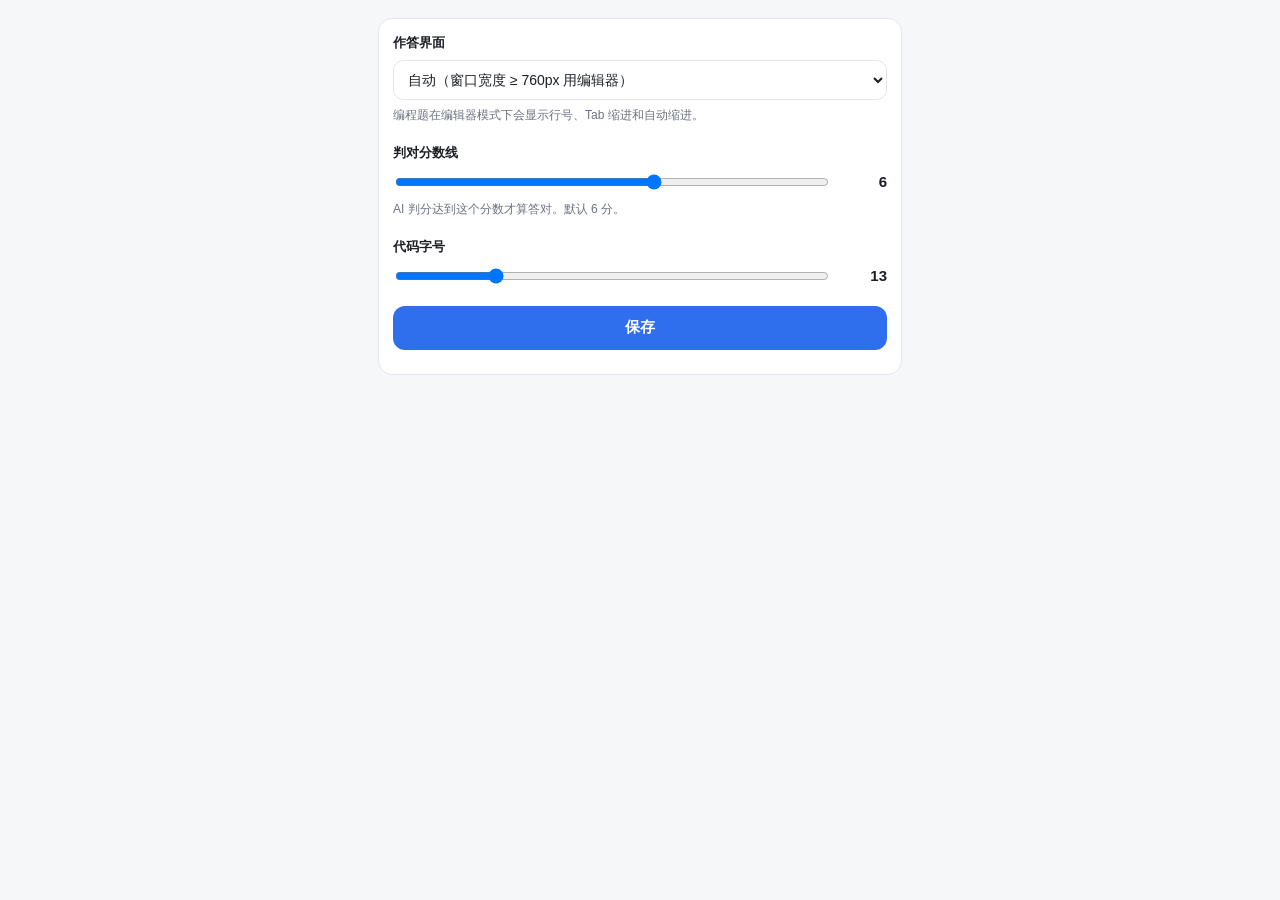
<file: plugins/cpp/config.html>
<!DOCTYPE html>
<html lang="zh-CN">
<head>
  <meta charset="utf-8">
  <meta name="viewport" content="width=device-width, initial-scale=1">
  <title>C/C++ 代码题 · 配置</title>
  <link rel="stylesheet" href="style.css">
  <style>
    body { padding-bottom: 24px; }
    .app { max-width: 560px; }
    .field { margin-bottom: 18px; }
    .field > label {
      display: block;
      font-size: 13px;
      font-weight: 600;
      margin-bottom: 6px;
    }
    .field .desc {
      font-size: 12px;
      color: var(--muted);
      margin-top: 6px;
    }
    select, input[type="range"] {
      width: 100%;
    }
    select {
      min-height: 40px;
      border-radius: 10px;
      border: 1px solid var(--line);
      background: var(--card);
      color: var(--fg);
      padding: 0 10px;
      font-size: 14px;
    }
    .row {
      display: flex;
      align-items: center;
      gap: 12px;
    }
    .value {
      min-width: 44px;
      text-align: right;
      font-variant-numeric: tabular-nums;
      font-weight: 600;
    }
    .save {
      width: 100%;
      min-height: 44px;
      border: 0;
      border-radius: 12px;
      background: var(--primary);
      color: #fff;
      font-size: 15px;
      font-weight: 600;
    }
    .status {
      margin-top: 10px;
      font-size: 13px;
      color: var(--ok);
    }
  </style>
</head>
<body>
  <div class="app">
    <div class="card">
      <div class="field">
        <label for="mode">作答界面</label>
        <select id="mode">
          <option value="auto">自动（窗口宽度 ≥ 760px 用编辑器）</option>
          <option value="mobile">始终手机模式（纯文本）</option>
          <option value="ide">始终编辑器模式（带行号）</option>
        </select>
        <div class="desc">编程题在编辑器模式下会显示行号、Tab 缩进和自动缩进。</div>
      </div>

      <div class="field">
        <label for="threshold">判对分数线</label>
        <div class="row">
          <input id="threshold" type="range" min="0" max="10" step="1" value="6">
          <span class="value" id="threshold-value">6</span>
        </div>
        <div class="desc">AI 判分达到这个分数才算答对。默认 6 分。</div>
      </div>

      <div class="field">
        <label for="fontSize">代码字号</label>
        <div class="row">
          <input id="fontSize" type="range" min="11" max="20" step="1" value="13">
          <span class="value" id="fontSize-value">13</span>
        </div>
      </div>

      <button class="save" id="save">保存</button>
      <div class="status" id="status"></div>
    </div>
  </div>
  <script src="config.js"></script>
</body>
</html>
</file>
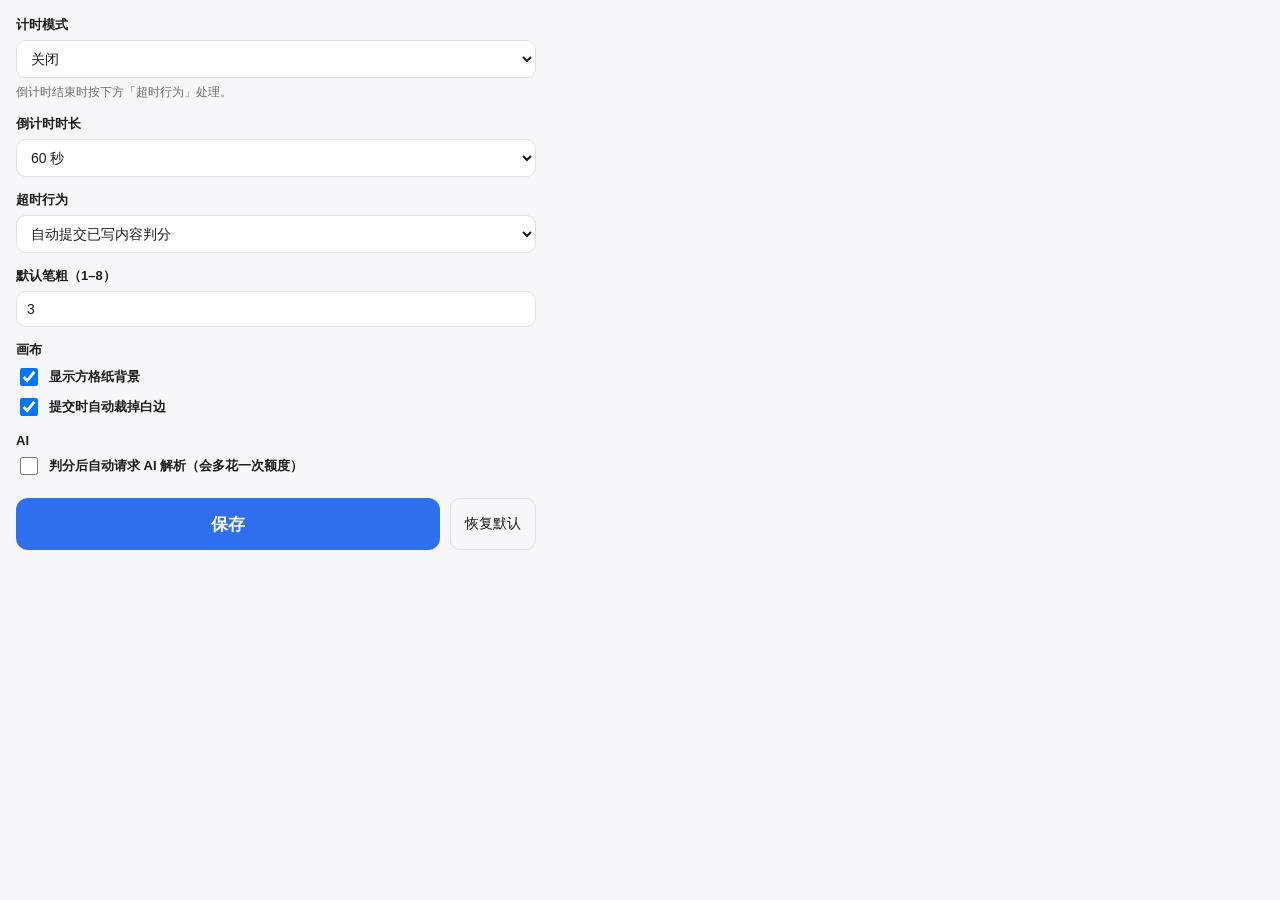
<file: plugins/formula-recite/config.html>
<!DOCTYPE html>
<html lang="zh-CN">
<head>
  <meta charset="utf-8">
  <meta name="viewport" content="width=device-width, initial-scale=1, maximum-scale=1, viewport-fit=cover">
  <title>公式默写 配置</title>
  <link rel="stylesheet" href="style.css">
  <style>
    body { padding: 16px; }
    .form { display: flex; flex-direction: column; gap: 14px; max-width: 520px; }
    .field { display: flex; flex-direction: column; gap: 6px; }
    .field label { font-size: 13px; font-weight: 600; }
    .field .desc { font-size: 12px; color: var(--muted); }
    select, input[type="number"] {
      font-size: 14px; padding: 9px 10px; border-radius: 10px;
      border: 1px solid var(--line); background: var(--surface); color: var(--text);
    }
    .switch { display: flex; align-items: center; gap: 8px; font-size: 13px; }
    .switch input { width: 18px; height: 18px; }
    .row { display: flex; gap: 10px; margin-top: 6px; }
    .row .primary { flex: 1; }
    .footer { font-size: 12px; color: var(--muted); margin-top: 6px; }
  </style>
</head>
<body>
  <div class="form">
    <div class="field">
      <label for="timerMode">计时模式</label>
      <select id="timerMode">
        <option value="off">关闭</option>
        <option value="countdown">每题倒计时</option>
        <option value="stopwatch">正计时（只记录用时）</option>
      </select>
      <span class="desc">倒计时结束时按下方「超时行为」处理。</span>
    </div>

    <div class="field">
      <label for="timeLimit">倒计时时长</label>
      <select id="timeLimit">
        <option value="30">30 秒</option>
        <option value="45">45 秒</option>
        <option value="60">60 秒</option>
        <option value="90">90 秒</option>
        <option value="120">120 秒</option>
      </select>
    </div>

    <div class="field">
      <label for="timeoutAction">超时行为</label>
      <select id="timeoutAction">
        <option value="autoSubmit">自动提交已写内容判分</option>
        <option value="markWrong">直接判为作答错</option>
        <option value="notify">只提醒，继续作答</option>
      </select>
    </div>

    <div class="field">
      <label for="penWidth">默认笔粗（1–8）</label>
      <input id="penWidth" type="number" min="1" max="8" step="1" value="3">
    </div>

    <div class="field">
      <label>画布</label>
      <label class="switch"><input id="showGrid" type="checkbox"> 显示方格纸背景</label>
      <label class="switch"><input id="autoCrop" type="checkbox"> 提交时自动裁掉白边</label>
    </div>

    <div class="field">
      <label>AI</label>
      <label class="switch"><input id="aiExplainAuto" type="checkbox"> 判分后自动请求 AI 解析（会多花一次额度）</label>
    </div>

    <div class="row">
      <button id="save" class="primary" type="button">保存</button>
      <button id="reset" class="ghost" type="button">恢复默认</button>
    </div>
    <div class="footer" id="plugin-version"></div>
  </div>
  <script src="bridge.js"></script>
  <script src="config.js"></script>
</body>
</html>
</file>
<file: plugins/cpp/style.css>
:root {
  --bg: #f6f7f9;
  --card: #ffffff;
  --fg: #1b1f24;
  --muted: #6b7280;
  --line: #e3e6ea;
  --primary: #2f6fed;
  --primary-soft: #e8f0ff;
  --ok: #1f9d55;
  --ok-soft: #e7f7ee;
  --bad: #d93b3b;
  --bad-soft: #fdecec;
  --code-bg: #f2f4f7;
  --code-fg: #1b1f24;
  --radius: 14px;
  --mono: ui-monospace, "Cascadia Code", "JetBrains Mono", Consolas,
    "SFMono-Regular", Menlo, monospace;
}

* {
  box-sizing: border-box;
  -webkit-tap-highlight-color: transparent;
}

html,
body {
  margin: 0;
  padding: 0;
  background: var(--bg);
  color: var(--fg);
  font-family: -apple-system, BlinkMacSystemFont, "Segoe UI", "PingFang SC",
    "Microsoft YaHei", sans-serif;
  font-size: 15px;
  line-height: 1.6;
  -webkit-text-size-adjust: 100%;
}

body {
  padding-bottom: 96px;
  overflow-x: hidden;
}

.app {
  max-width: 900px;
  margin: 0 auto;
  padding: 12px;
}

.loading {
  padding: 48px 0;
  text-align: center;
  color: var(--muted);
}

/* ---------- 顶部进度 ---------- */

.topbar {
  display: flex;
  align-items: center;
  justify-content: space-between;
  gap: 8px;
  margin: 4px 2px 8px;
}

.badge {
  display: inline-flex;
  align-items: center;
  gap: 6px;
  padding: 3px 10px;
  border-radius: 999px;
  background: var(--primary-soft);
  color: var(--primary);
  font-size: 12px;
  font-weight: 600;
}

.pos {
  color: var(--muted);
  font-size: 12px;
  font-variant-numeric: tabular-nums;
}

.progress {
  height: 4px;
  border-radius: 999px;
  background: var(--line);
  overflow: hidden;
  margin-bottom: 12px;
}

.progress > i {
  display: block;
  height: 100%;
  background: var(--primary);
  border-radius: 999px;
  transition: width 0.25s ease;
}

/* ---------- 卡片 ---------- */

.card {
  background: var(--card);
  border: 1px solid var(--line);
  border-radius: var(--radius);
  padding: 14px;
  margin-bottom: 12px;
}

.q-text {
  white-space: pre-wrap;
  word-break: break-word;
}

.q-text code {
  font-family: var(--mono);
  font-size: var(--code-size, 13px);
  background: var(--code-bg);
  padding: 1px 4px;
  border-radius: 4px;
}

.meta-row {
  display: flex;
  flex-wrap: wrap;
  gap: 8px;
  margin-top: 10px;
  font-size: 12px;
  color: var(--muted);
}

.chip {
  padding: 2px 8px;
  border-radius: 999px;
  background: var(--bg);
  border: 1px solid var(--line);
}

.hint {
  margin-top: 10px;
  padding: 8px 10px;
  border-left: 3px solid var(--primary);
  background: var(--primary-soft);
  border-radius: 6px;
  font-size: 13px;
  color: var(--fg);
}

/* ---------- 代码块 ---------- */

.code-card {
  padding: 0;
  overflow: hidden;
}

.code-head {
  display: flex;
  align-items: center;
  justify-content: space-between;
  gap: 10px;
  padding: 8px 12px;
  background: var(--code-bg);
  border-bottom: 1px solid var(--line);
  font-size: 12px;
  color: var(--muted);
}

.code-head > span {
  min-width: 0;
  overflow: hidden;
  text-overflow: ellipsis;
  white-space: nowrap;
}

.code-lang {
  flex: 0 0 auto;
  font-weight: 600;
  letter-spacing: 0.04em;
  text-transform: uppercase;
}

.code-body {
  margin: 0;
  padding: 10px 0;
  background: var(--code-bg);
  color: var(--code-fg);
  font-family: var(--mono);
  font-size: var(--code-size, 13px);
  line-height: 1.55;
  overflow-x: auto;
}

.code-line {
  display: flex;
  min-width: max-content;
  padding-right: 12px;
}

.code-no {
  flex: 0 0 auto;
  width: 40px;
  padding-right: 10px;
  text-align: right;
  color: var(--muted);
  opacity: 0.6;
  user-select: none;
  font-variant-numeric: tabular-nums;
}

.code-src {
  flex: 1 1 auto;
  white-space: pre;
}

.tok-kw { color: #0b63c4; font-weight: 600; }
.tok-str { color: #b5197a; }
.tok-com { color: #6e7781; font-style: italic; }
.tok-num { color: #9a4b00; }
.tok-pre { color: #7a3ea8; }

/* 代码填空 */

.blank-wrap {
  display: inline-flex;
  align-items: center;
}

.blank-input {
  font-family: var(--mono);
  font-size: var(--code-size, 13px);
  color: var(--fg);
  background: var(--card);
  border: 1px solid var(--primary);
  border-radius: 6px;
  padding: 1px 6px;
  min-width: 90px;
  width: 110px;
  outline: none;
}

.blank-input:focus {
  box-shadow: 0 0 0 3px var(--primary-soft);
}

.blank-input:disabled {
  border-color: var(--line);
  color: var(--muted);
}

/* ---------- 作答区 ---------- */

.answer-title {
  font-size: 12px;
  font-weight: 600;
  color: var(--muted);
  margin-bottom: 8px;
  letter-spacing: 0.04em;
}

.options {
  display: flex;
  flex-direction: column;
  gap: 8px;
}

.option {
  display: flex;
  align-items: flex-start;
  gap: 10px;
  padding: 10px 12px;
  border: 1px solid var(--line);
  border-radius: 10px;
  background: var(--card);
  cursor: pointer;
  transition: border-color 0.15s ease, background 0.15s ease;
}

.option:hover {
  border-color: var(--primary);
}

.option.sel {
  border-color: var(--primary);
  background: var(--primary-soft);
}

.option.ok {
  border-color: var(--ok);
  background: var(--ok-soft);
}

.option.bad {
  border-color: var(--bad);
  background: var(--bad-soft);
}

.option-key {
  flex: 0 0 auto;
  width: 22px;
  height: 22px;
  border-radius: 50%;
  display: inline-flex;
  align-items: center;
  justify-content: center;
  font-size: 12px;
  font-weight: 700;
  border: 1px solid var(--line);
  color: var(--muted);
}

.option.sel .option-key {
  border-color: var(--primary);
  color: var(--primary);
}

.option.ok .option-key {
  border-color: var(--ok);
  color: var(--ok);
}

.option.bad .option-key {
  border-color: var(--bad);
  color: var(--bad);
}

.option-text {
  flex: 1 1 auto;
  white-space: pre-wrap;
  word-break: break-word;
  font-size: 14px;
}

/* 文本框 */

.text-area {
  width: 100%;
  min-height: 160px;
  resize: vertical;
  padding: 10px 12px;
  border: 1px solid var(--line);
  border-radius: 10px;
  background: var(--card);
  color: var(--fg);
  font-family: var(--mono);
  font-size: var(--code-size, 13px);
  line-height: 1.55;
  outline: none;
}

.text-area:focus {
  border-color: var(--primary);
  box-shadow: 0 0 0 3px var(--primary-soft);
}

.text-area:disabled {
  color: var(--muted);
  background: var(--bg);
}

/* 编辑器（宽屏） */

.editor {
  display: flex;
  border: 1px solid var(--line);
  border-radius: 10px;
  overflow: hidden;
  background: var(--code-bg);
}

.editor-gutter {
  flex: 0 0 auto;
  min-width: 44px;
  padding: 10px 8px 10px 0;
  text-align: right;
  white-space: pre;
  color: var(--muted);
  opacity: 0.6;
  font-family: var(--mono);
  font-size: var(--code-size, 13px);
  line-height: 1.55;
  user-select: none;
  background: var(--code-bg);
  border-right: 1px solid var(--line);
  overflow: hidden;
}

.editor-area {
  flex: 1 1 auto;
  border: 0;
  padding: 10px 12px;
  background: var(--code-bg);
  color: var(--fg);
  font-family: var(--mono);
  font-size: var(--code-size, 13px);
  line-height: 1.55;
  resize: none;
  outline: none;
  tab-size: 4;
  white-space: pre;
  overflow: auto;
  min-height: 220px;
}

.editor-note {
  margin-top: 8px;
  font-size: 12px;
  color: var(--muted);
}

/* ---------- 结果 ---------- */

.result {
  border-radius: var(--radius);
  padding: 12px 14px;
  margin-bottom: 12px;
  border: 1px solid var(--line);
  background: var(--card);
}

.result.ok {
  border-color: var(--ok);
  background: var(--ok-soft);
}

.result.bad {
  border-color: var(--bad);
  background: var(--bad-soft);
}

.result-title {
  font-weight: 700;
  margin-bottom: 4px;
}

.result.ok .result-title { color: var(--ok); }
.result.bad .result-title { color: var(--bad); }

.result-reason {
  font-size: 13px;
  white-space: pre-wrap;
  word-break: break-word;
}

.issues {
  margin: 8px 0 0;
  padding-left: 18px;
  font-size: 13px;
}

.ai-box {
  margin-top: 10px;
  padding-top: 10px;
  border-top: 1px dashed var(--line);
  font-size: 13px;
  color: var(--muted);
  white-space: pre-wrap;
  word-break: break-word;
}

/* ---------- 底部动作 ---------- */

.actions {
  position: fixed;
  left: 0;
  right: 0;
  bottom: 0;
  display: flex;
  gap: 10px;
  padding: 10px 12px calc(10px + env(safe-area-inset-bottom));
  background: color-mix(in srgb, var(--bg) 92%, transparent);
  backdrop-filter: blur(8px);
  border-top: 1px solid var(--line);
}

.btn {
  flex: 1 1 auto;
  min-height: 44px;
  border-radius: 12px;
  border: 1px solid var(--line);
  background: var(--card);
  color: var(--fg);
  font-size: 15px;
  font-weight: 600;
  cursor: pointer;
  padding: 0 12px;
}

.btn:disabled {
  opacity: 0.45;
  cursor: not-allowed;
}

.btn.primary {
  background: var(--primary);
  border-color: var(--primary);
  color: #fff;
}

.btn.ghost {
  flex: 0 0 auto;
  min-width: 76px;
  color: var(--muted);
  font-weight: 500;
}

.btn.small {
  min-height: 34px;
  font-size: 13px;
  flex: 0 0 auto;
  padding: 0 14px;
}

/* ---------- 参考代码 ---------- */

.ref-toggle {
  margin-top: 10px;
}

.ref-code {
  margin-top: 10px;
  border: 1px solid var(--line);
  border-radius: 10px;
  overflow: auto;
  background: var(--code-bg);
}

.spinner {
  display: inline-block;
  width: 14px;
  height: 14px;
  border: 2px solid var(--primary-soft);
  border-top-color: var(--primary);
  border-radius: 50%;
  animation: spin 0.8s linear infinite;
  vertical-align: -2px;
  margin-right: 6px;
}

@keyframes spin {
  to { transform: rotate(360deg); }
}

@media (min-width: 760px) {
  .app { padding: 18px; }
  .actions { justify-content: center; }
  .btn { flex: 0 1 220px; }
  .btn.ghost { flex: 0 0 auto; }
}
</file>
<file: plugins/formula-recite/style.css>
:root {
  --bg: #f7f7f9;
  --surface: #ffffff;
  --text: #1c1b1f;
  --muted: #6b6b74;
  --line: #e0e0e6;
  --primary: #2f6fed;
  --primary-soft: #e5edff;
  --ok: #1e8e3e;
  --ok-soft: #e6f4ea;
  --bad: #c5221f;
  --bad-soft: #fce8e6;
  --pad: clamp(10px, 1.6vh, 18px);
  --gap: clamp(8px, 1.2vh, 14px);
  --touch: 44px;
}

* { box-sizing: border-box; }

html, body {
  margin: 0;
  padding: 0;
  height: 100%;
  background: var(--bg);
  color: var(--text);
  font-family: -apple-system, BlinkMacSystemFont, "Segoe UI", "PingFang SC", "Microsoft YaHei", sans-serif;
  -webkit-text-size-adjust: 100%;
  overscroll-behavior: none;
}

body { overscroll-behavior: none; overflow-x: hidden; }

/* 整页铺满：题干在上，画布吃掉剩余高度，工具栏和主按钮固定在下方。 */
.app {
  display: flex;
  flex-direction: column;
  gap: var(--gap);
  color: var(--text);
  padding: var(--pad) var(--pad) calc(var(--pad) + env(safe-area-inset-bottom));
  padding-left: calc(var(--pad) + env(safe-area-inset-left));
  padding-right: calc(var(--pad) + env(safe-area-inset-right));
  height: 100%;
  overflow-y: auto;
  overflow-x: hidden;
  overscroll-behavior: contain;
}

.loading { color: var(--muted); text-align: center; padding: 40px 0; }

/* ---------- 顶部 ---------- */
.topbar {
  display: flex;
  flex-wrap: wrap;
  align-items: center;
  gap: 8px;
  flex: 0 0 auto;
}

.chip {
  font-size: 12px;
  line-height: 22px;
  padding: 1px 10px;
  border-radius: 999px;
  background: var(--surface);
  border: 1px solid var(--line);
  color: var(--muted);
  white-space: nowrap;
}

.chip-badge {
  background: var(--primary-soft);
  border-color: transparent;
  color: var(--primary);
  font-weight: 600;
}

.chip-stats { margin-left: auto; }

.title {
  margin: 0;
  font-size: clamp(18px, 2.4vw + 6px, 26px);
  line-height: 1.5;
  font-weight: 700;
  word-break: break-word;
  flex: 0 0 auto;
}

/* 题目/提示独立滚动：长题干、长公式不会被裁掉。 */
.question-pane {
  min-width: 0;
}

/* 竖屏时左栏内容直接参与整页 flex 布局，横屏时整体成为左侧滚动容器。 */
.left-pane { display: contents; }
.topbar { order: 0; }
.question-pane { order: 1; }
.board-wrap { order: 2; }
.toolbar { order: 3; }
.actions { order: 4; }
.result-host { order: 5; }

/* ---------- 提示 ---------- */
.hint-row { display: flex; flex-direction: column; gap: 6px; flex: 0 0 auto; }

.hint-toggle {
  align-self: flex-start;
  border: 1px dashed var(--line);
  background: transparent;
  color: var(--muted);
  font-size: 13px;
  min-height: 36px;
  padding: 4px 14px;
  border-radius: 999px;
  cursor: pointer;
}

.hint-text {
  font-size: 14px;
  line-height: 1.6;
  color: var(--muted);
  background: var(--surface);
  border: 1px solid var(--line);
  border-radius: 10px;
  padding: 8px 12px;
}

/* ---------- 画布 ---------- */
.board-wrap {
  position: relative;
  flex: 1 1 auto;
  min-height: clamp(170px, 34vh, 560px);
  border: 1px solid var(--line);
  border-radius: 14px;
  background: #ffffff;
  overflow: scroll;
  overscroll-behavior: contain;
  scrollbar-width: auto;
  scrollbar-color: var(--line) transparent;
}

/* 让下方/右侧滚动条一直有可见的拖动条，画布可以写到视口外。 */
.board-wrap::-webkit-scrollbar { width: 17px; height: 17px; }
.board-wrap::-webkit-scrollbar-track { background: transparent; }
.board-wrap::-webkit-scrollbar-thumb {
  background: #c7c7cf;
  border-radius: 999px;
  border: 2px solid #ffffff;
}
.board-wrap::-webkit-scrollbar-corner { background: transparent; }

canvas.board {
  display: block;
  /* 画布是视口的 2 倍，滚动条负责平移；坐标仍按 canvas 实际矩形计算。 */
  width: 200%;
  height: 200%;
  min-height: 0;
  border-radius: 0;
  border: 0;
  /* 画布就是"纸"：永远白底，不跟系统主题走，否则暗色主题下深色笔迹会消失 */
  background-color: #ffffff;
  touch-action: none;
  -webkit-user-select: none;
  user-select: none;
  -webkit-touch-callout: none;
  -webkit-tap-highlight-color: transparent;
  cursor: crosshair;
}

canvas.board.is-eraser { cursor: cell; }

canvas.board.has-grid {
  background-image:
    linear-gradient(to right, rgba(0, 0, 0, 0.06) 1px, transparent 1px),
    linear-gradient(to bottom, rgba(0, 0, 0, 0.06) 1px, transparent 1px);
  background-size: 26px 26px;
  background-position: center center;
}

/* ---------- 工具栏 ---------- */
.toolbar {
  display: flex;
  flex-wrap: wrap;
  gap: 6px;
  flex: 0 0 auto;
}

.tool-group {
  display: flex;
  gap: 6px;
  flex: 1 1 auto;
  min-width: 0;
}

.tool {
  flex: 1 1 0;
  min-width: 54px;
  min-height: var(--touch);
  border: 1px solid var(--line);
  background: var(--surface);
  color: var(--text);
  font-size: 15px;
  padding: 6px 8px;
  border-radius: 10px;
  cursor: pointer;
  -webkit-tap-highlight-color: transparent;
}

.tool-mode { font-weight: 600; }

.tool.active {
  border-color: var(--primary);
  color: var(--primary);
  background: var(--primary-soft);
}

/* ---------- 主按钮 ---------- */
.actions { display: flex; gap: 10px; flex: 0 0 auto; }

.primary {
  flex: 1;
  border: none;
  border-radius: 12px;
  background: var(--primary);
  color: #fff;
  font-size: 17px;
  font-weight: 600;
  min-height: 52px;
  padding: 12px 16px;
  cursor: pointer;
  -webkit-tap-highlight-color: transparent;
}

.primary[disabled] {
  opacity: 0.45;
  cursor: default;
}

/* ---------- 结果卡片 ---------- */
.result-host {
  flex: 0 1 auto;
  overflow: visible;
}

.result {
  border: 0;
  background: transparent;
  border-radius: 0;
  padding: 0;
  display: flex;
  flex-direction: column;
  gap: 10px;
}

/* 判分区单独一块，对错只影响这一块的背景。 */
.result-verdict {
  border: 1px solid var(--line);
  background: var(--surface);
  border-radius: 14px;
  padding: 14px;
  display: flex;
  flex-direction: column;
  gap: 10px;
}

.result-verdict.is-correct { border-color: var(--ok); background: var(--ok-soft); }
.result-verdict.is-wrong { border-color: var(--bad); background: var(--bad-soft); }

.result.is-grading {
  border: 1px solid var(--line);
  background: var(--surface);
  border-radius: 14px;
  padding: 14px;
}

/* 解析区始终白底，不跟判分区的红/绿背景走。 */
.result-detail {
  border: 1px solid var(--line);
  background: var(--surface);
  border-radius: 14px;
  padding: 14px;
  display: flex;
  flex-direction: column;
  gap: 8px;
}

.result-detail .explain {
  border-top: 0;
  padding-top: 0;
}

.result-head {
  display: flex;
  align-items: center;
  gap: 8px;
  font-size: 15px;
  font-weight: 600;
}

.result-score {
  margin-left: auto;
  font-size: 13px;
  font-weight: 500;
  color: var(--muted);
}

.result-row { font-size: 14px; line-height: 1.7; }

.result-label {
  display: block;
  font-size: 12px;
  color: var(--muted);
  margin-bottom: 2px;
}

.result-row b { font-weight: 600; }

.result-recognized .recognized-value {
  font-size: 15px;
  line-height: 1.7;
  overflow-x: auto;
  overflow-y: hidden;
  padding: 2px 0;
}

.answer-line { font-size: 16px; }

.answer-alt { font-size: 13px; color: var(--muted); margin-top: 4px; }

.verdict-buttons { display: flex; gap: 10px; }

.verdict {
  flex: 1;
  border-radius: 12px;
  border: 1px solid var(--line);
  background: var(--surface);
  min-height: var(--touch);
  padding: 10px;
  font-size: 15px;
  font-weight: 600;
  cursor: pointer;
  -webkit-tap-highlight-color: transparent;
}

.verdict.suggest-correct { border-color: var(--ok); color: var(--ok); }
.verdict.suggest-wrong { border-color: var(--bad); color: var(--bad); }
.verdict[disabled] { opacity: 0.5; cursor: default; }

.result-actions { display: flex; flex-wrap: wrap; gap: 8px; }

.ghost {
  border: 1px solid var(--line);
  background: transparent;
  color: var(--text);
  font-size: 14px;
  min-height: 40px;
  padding: 8px 14px;
  border-radius: 10px;
  cursor: pointer;
}

.explain {
  font-size: 14px;
  line-height: 1.8;
  color: var(--text);
  border-top: 1px dashed var(--line);
  padding-top: 10px;
  white-space: pre-wrap;
  word-break: break-word;
}

/* AI 解析是 Markdown + LaTeX，用块级排版而不是 pre-wrap 纯文本。 */
.explain.ai-rich { white-space: normal; }
.ai-rich p { margin: 0 0 8px; }
.ai-rich p:last-child { margin-bottom: 0; }
.ai-rich h1, .ai-rich h2, .ai-rich h3,
.ai-rich h4, .ai-rich h5, .ai-rich h6 {
  margin: 12px 0 6px;
  line-height: 1.45;
  font-size: 15px;
}
.ai-rich h1, .ai-rich h2 { font-size: 17px; }
.ai-rich ul, .ai-rich ol {
  margin: 4px 0 8px;
  padding-left: 22px;
}
.ai-rich li { margin: 2px 0; }
.ai-rich blockquote {
  margin: 6px 0 8px;
  padding-left: 10px;
  border-left: 3px solid var(--line);
  color: var(--muted);
}
.ai-rich hr {
  border: 0;
  border-top: 1px solid var(--line);
  margin: 10px 0;
}
.ai-rich code {
  font-family: "SFMono-Regular", Consolas, "Liberation Mono", monospace;
  font-size: 0.92em;
  background: var(--bg);
  border-radius: 4px;
  padding: 1px 4px;
}
.ai-rich pre {
  margin: 6px 0 10px;
  padding: 10px;
  overflow-x: auto;
  background: var(--bg);
  border-radius: 8px;
}
.ai-rich pre code { padding: 0; background: transparent; }

.note {
  font-size: 13px;
  color: var(--muted);
  line-height: 1.6;
}

.error-box {
  font-size: 13px;
  color: var(--bad);
  background: var(--bad-soft);
  border-radius: 10px;
  padding: 8px 10px;
  word-break: break-word;
}

/* ---------- 轻量公式排版 ---------- */
.tex, .tex-inline, .tex-display {
  font-family: "Cambria Math", "STIX Two Math", "Latin Modern Math", "Times New Roman", serif;
}

.tex { line-height: 1.9; word-break: break-word; }

.tex-inline { display: inline; white-space: normal; padding: 0 1px; }

.tex-display {
  display: block;
  text-align: center;
  margin: 6px 0;
  max-width: 100%;
  overflow-x: auto;
  overflow-y: hidden;
}

.frac {
  display: inline-flex;
  flex-direction: column;
  vertical-align: middle;
  text-align: center;
  margin: 0 3px;
  font-size: 0.95em;
}

.frac .num { border-bottom: 1px solid currentColor; padding: 0 4px; }
.frac .den { padding: 0 4px; }

.sqrt { display: inline-flex; align-items: flex-start; }
.sqrt .radic { margin-right: 1px; }
.sqrt .inner { border-top: 1px solid currentColor; padding: 0 3px; }

.accent { position: relative; display: inline-block; }
.accent-mark { position: absolute; top: -0.85em; left: 0; font-size: 0.75em; }

.tex-text { font-family: inherit; }
.tex-mathbf { font-weight: 700; }
.tex-overline { border-top: 1px solid currentColor; padding-top: 1px; }
.tex-underline { border-bottom: 1px solid currentColor; padding-bottom: 1px; }
.tex-boxed {
  display: inline-block;
  border: 1px solid currentColor;
  border-radius: 3px;
  padding: 1px 4px;
}

sup, sub { font-size: 0.72em; }

/* ---------- 计时 ---------- */
.timer {
  display: inline-flex;
  align-items: center;
  gap: 6px;
  font-size: 13px;
  color: var(--muted);
  font-variant-numeric: tabular-nums;
}

.timer.warn { color: var(--bad); font-weight: 600; }
/* 浏览器默认样式会让 inline-flex 覆盖 hidden，这里强制生效 */
[hidden] { display: none !important; }

canvas.board.is-locked { pointer-events: none; opacity: 0.85; }

/* 出结果后画布让位给结果卡片，避免用户还要往下滚 */
.app.has-result .board-wrap {
  flex: 0 0 auto;
  height: clamp(96px, 18vh, 170px);
  min-height: 96px;
}

.app.has-result .title { font-size: clamp(16px, 1.6vw + 5px, 22px); }

.timer.paused { color: var(--bad); }

details.raw-ai { font-size: 12px; color: var(--muted); }
details.raw-ai summary { cursor: pointer; }
details.raw-ai pre {
  white-space: pre-wrap;
  word-break: break-word;
  background: var(--bg);
  border-radius: 8px;
  padding: 8px;
  margin: 6px 0 0;
}

/* ---------- 横屏：整块左栏一起滚动，右侧手写板固定 ---------- */
@media (orientation: landscape) {
  html, body { height: 100%; overflow: hidden; }

  .app {
    display: grid;
    grid-template-columns: minmax(0, 0.9fr) minmax(0, 1.1fr);
    grid-template-rows: minmax(0, 1fr);
    grid-template-areas: "left board";
    height: 100%;
    overflow: hidden;
    padding: 10px 14px;
    gap: 14px;
  }

  .left-pane {
    grid-area: left;
    display: flex;
    flex-direction: column;
    gap: 8px;
    min-height: 0;
    overflow-y: auto;
    overflow-x: auto;
    overscroll-behavior: contain;
    padding-right: 2px;
  }

  .topbar, .question-pane, .toolbar, .actions, .result-host {
    flex: 0 0 auto;
  }
  .title { font-size: clamp(16px, 1.5vw + 6px, 23px); }
  .board-wrap { grid-area: board; height: 100%; min-height: 0; }
  .result-host { overflow: visible; }
  .toolbar { align-content: start; }

  .app.has-result .board-wrap {
    flex: none;
    height: 100%;
    min-height: 0;
  }
}

/* ---------- 横屏矮屏 / 平板 ---------- */
@media (max-height: 520px) {
  .chip { font-size: 11px; }
  .title { font-size: clamp(16px, 2.2vw + 4px, 20px); }
  .board-wrap { min-height: 140px; }
  .primary { min-height: 46px; font-size: 16px; }
  .tool { min-height: 40px; font-size: 14px; }
}
/* ---------- 笔 / 橡皮 / 粗细滑块 ---------- */
.tool-pen { align-items: center; }

.tool-mode.is-eraser {
  border-color: var(--bad);
  color: var(--bad);
  background: var(--bad-soft);
}

.width-range {
  width: 92px;
  accent-color: var(--primary);
}

.width-value {
  font-size: 12px;
  color: var(--muted);
  min-width: 34px;
  text-align: right;
  font-variant-numeric: tabular-nums;
}

.eraser-modes .tool.active {
  border-color: var(--bad);
  color: var(--bad);
  background: var(--bad-soft);
}

canvas.board.is-eraser { cursor: cell; }

/* ---- 切笔 / 橡皮的悬浮提示 ---- */

.pen-hint {
  position: fixed;
  left: 50%;
  bottom: 120px;
  z-index: 900;
  padding: 7px 18px;
  border-radius: 999px;
  background: rgba(22, 24, 28, .84);
  color: #fff;
  font-size: 14px;
  line-height: 1.2;
  font-weight: 600;
  letter-spacing: .02em;
  white-space: nowrap;
  pointer-events: none;
  opacity: 0;
  transform: translate(-50%, 8px) scale(.96);
  transition: opacity .16s ease, transform .16s ease;
  box-shadow: 0 6px 20px rgba(0, 0, 0, .18);
}

.pen-hint.is-on {
  opacity: 1;
  transform: translate(-50%, 0) scale(1);
}
</file>
